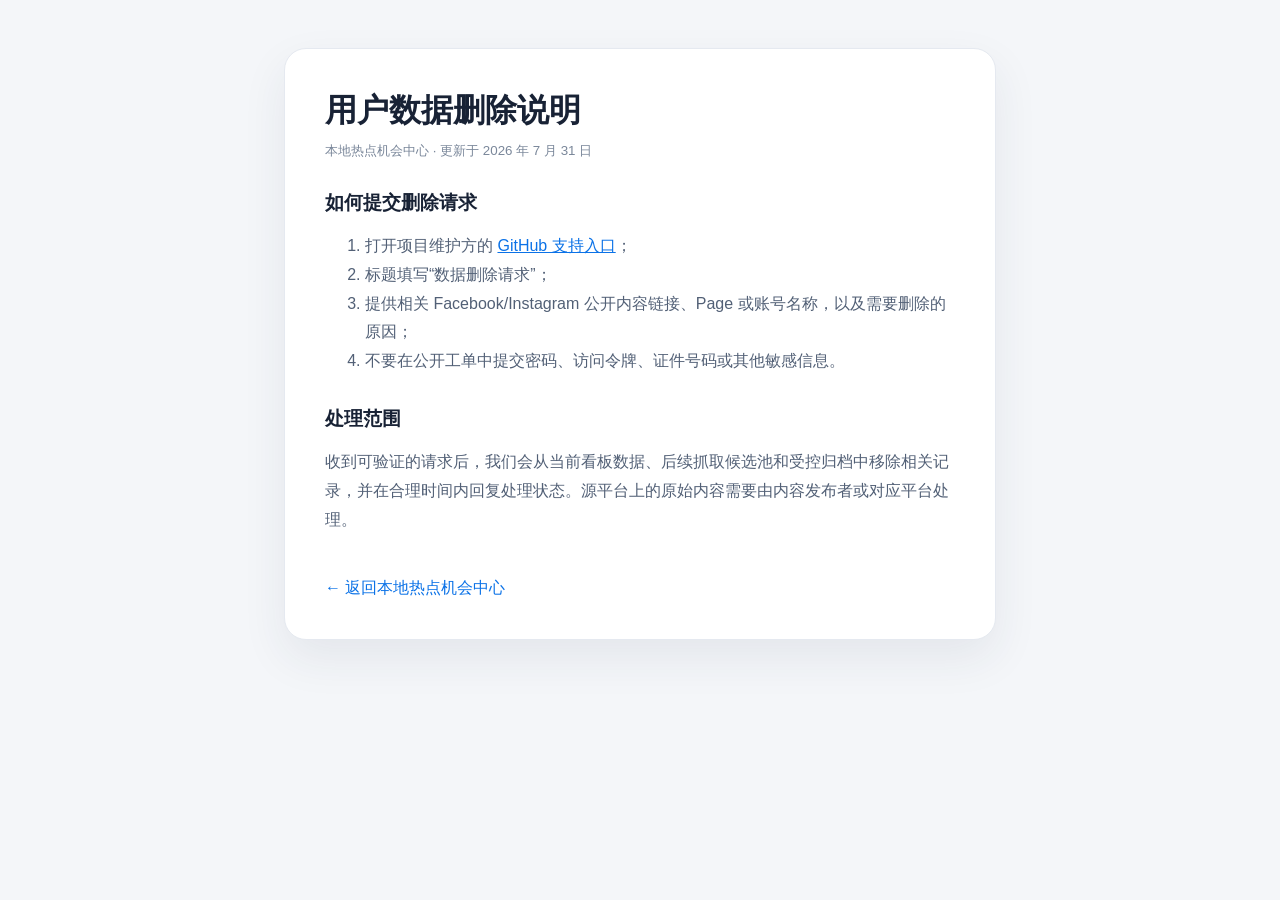
<file: data-deletion.html>
<!doctype html>
<html lang="zh-CN">
<head>
  <meta charset="UTF-8">
  <meta name="viewport" content="width=device-width, initial-scale=1.0">
  <title>数据删除说明 · 本地热点机会中心</title>
  <style>
    :root{font-family:-apple-system,BlinkMacSystemFont,"Segoe UI","PingFang SC","Microsoft YaHei",sans-serif;color:#182235;background:#f4f6f9}*{box-sizing:border-box}body{margin:0}.shell{max-width:760px;margin:48px auto;padding:0 24px}.card{background:#fff;border:1px solid #e5e9f0;border-radius:22px;padding:40px;box-shadow:0 18px 45px rgba(33,48,74,.08)}h1{margin:0 0 8px;font-size:32px}h2{margin:30px 0 10px;font-size:19px}p,li{color:#526076;line-height:1.8}small{color:#7a879a}a{color:#0b72e7}.back{display:inline-block;margin-top:28px;text-decoration:none}@media(max-width:640px){.shell{margin:20px auto;padding:0 14px}.card{padding:26px 22px}}
  </style>
</head>
<body>
  <main class="shell">
    <article class="card">
      <h1>用户数据删除说明</h1>
      <small>本地热点机会中心 · 更新于 2026 年 7 月 31 日</small>
      <h2>如何提交删除请求</h2>
      <ol>
        <li>打开项目维护方的 <a href="https://github.com/global-hotspot-studio/operations-dashboard/issues">GitHub 支持入口</a>；</li>
        <li>标题填写“数据删除请求”；</li>
        <li>提供相关 Facebook/Instagram 公开内容链接、Page 或账号名称，以及需要删除的原因；</li>
        <li>不要在公开工单中提交密码、访问令牌、证件号码或其他敏感信息。</li>
      </ol>
      <h2>处理范围</h2>
      <p>收到可验证的请求后，我们会从当前看板数据、后续抓取候选池和受控归档中移除相关记录，并在合理时间内回复处理状态。源平台上的原始内容需要由内容发布者或对应平台处理。</p>
      <a class="back" href="./index.html">← 返回本地热点机会中心</a>
    </article>
  </main>
</body>
</html>
</file>
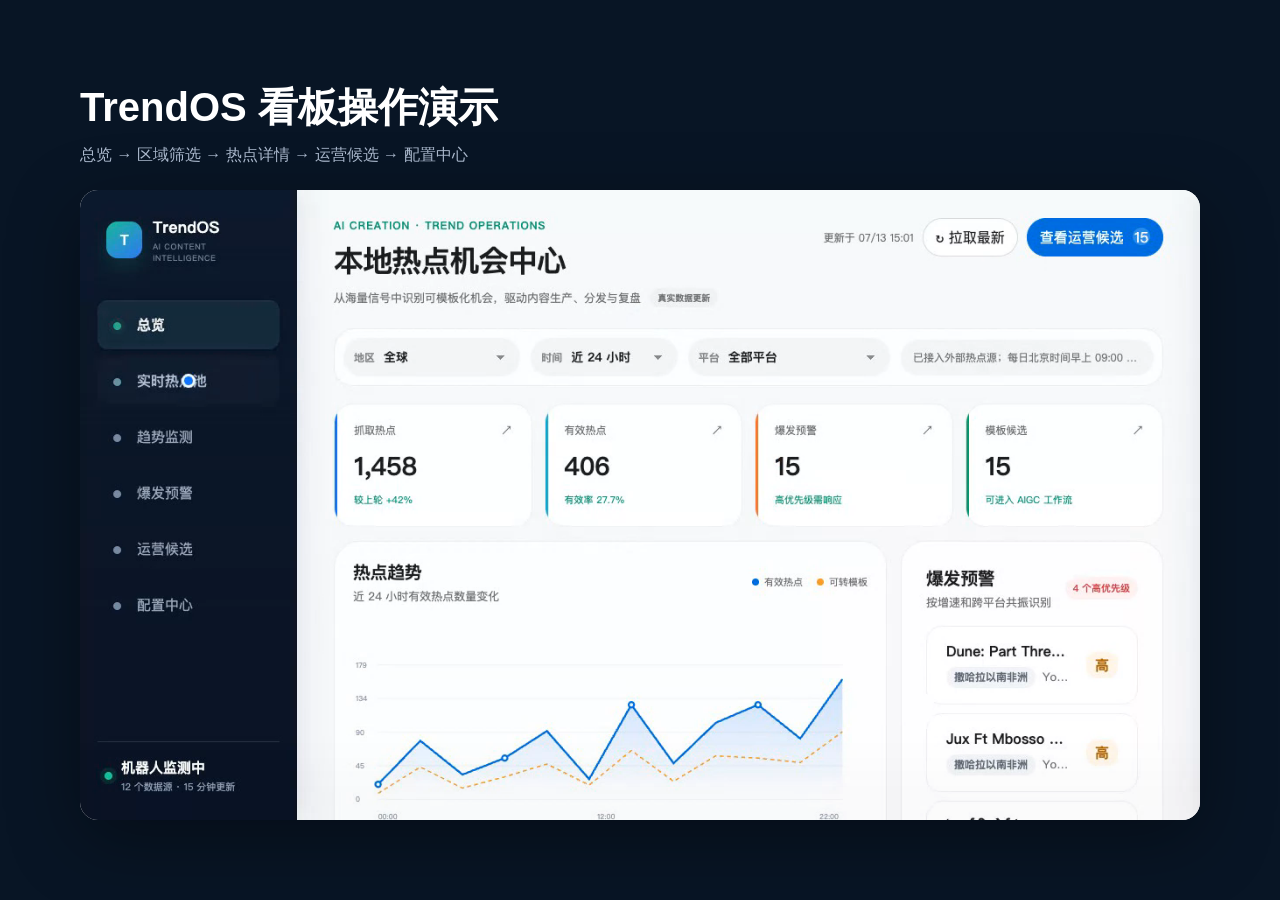
<file: demo.html>
<!doctype html>
<html lang="zh-CN">
  <head>
    <meta charset="utf-8" />
    <meta name="viewport" content="width=device-width, initial-scale=1" />
    <title>本地热点机会中心 · 演示</title>
    <style>
      * { box-sizing: border-box; }
      body { margin: 0; min-height: 100vh; display: grid; place-items: center; background: #081525; color: #fff; font-family: Inter, -apple-system, BlinkMacSystemFont, "PingFang SC", sans-serif; }
      main { width: min(1120px, 92vw); }
      h1 { margin: 0 0 10px; font-size: clamp(24px, 4vw, 40px); }
      p { margin: 0 0 24px; color: #a9b7cb; }
      video { width: 100%; display: block; border-radius: 18px; background: #fff; box-shadow: 0 20px 70px rgba(0,0,0,.36); }
    </style>
  </head>
  <body>
    <main>
      <h1>TrendOS 看板操作演示</h1>
      <p>总览 → 区域筛选 → 热点详情 → 运营候选 → 配置中心</p>
      <video controls autoplay muted playsinline>
        <source src="assets/demo-video/trendos-dashboard-demo.webm" type="video/webm" />
      </video>
    </main>
  </body>
</html>
</file>
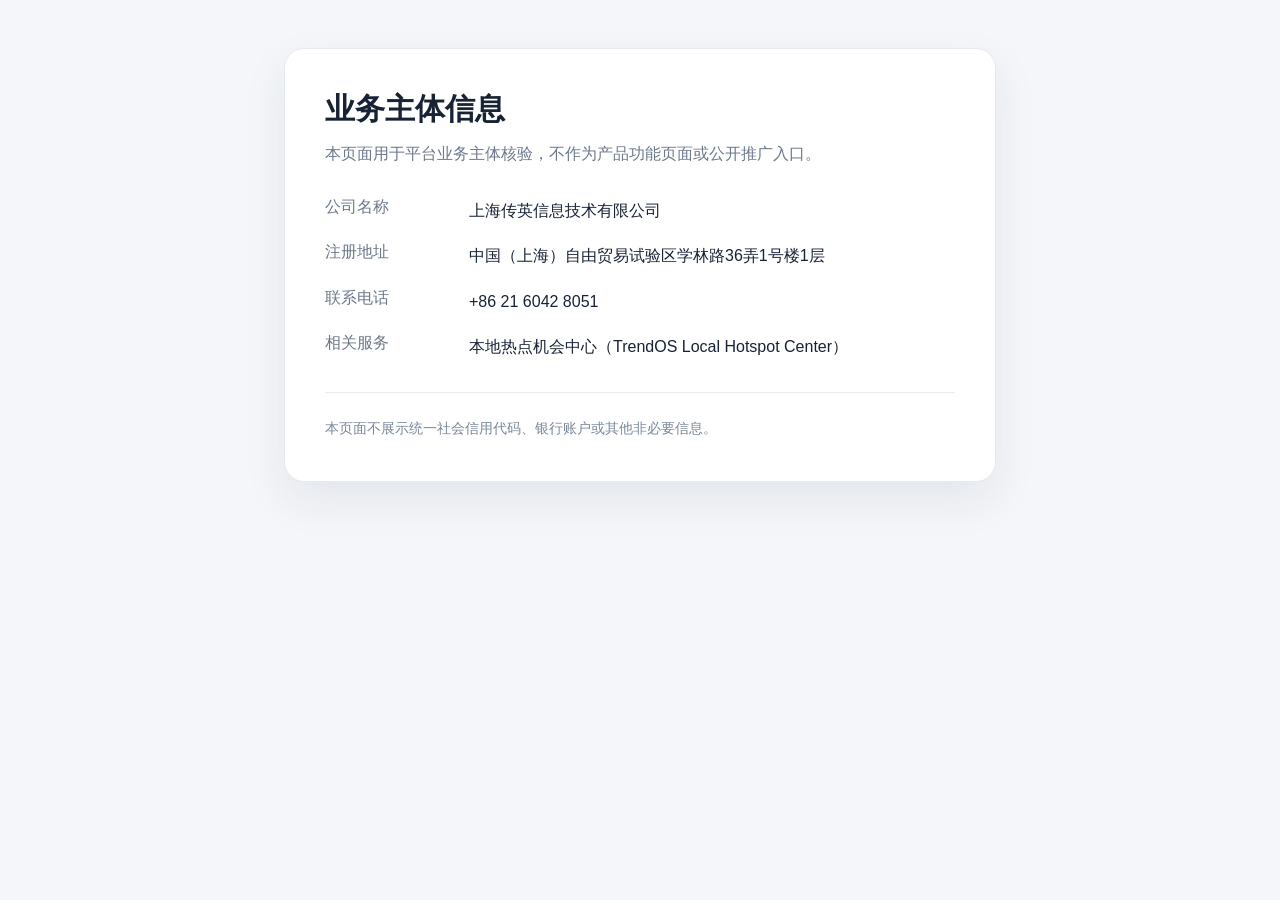
<file: meta-business-verification.html>
<!doctype html>
<html lang="zh-CN">
<head>
  <meta charset="UTF-8">
  <meta name="viewport" content="width=device-width, initial-scale=1.0">
  <meta name="robots" content="noindex,nofollow,noarchive,nosnippet">
  <meta name="googlebot" content="noindex,nofollow,noarchive,nosnippet">
  <title>业务主体信息</title>
  <style>
    :root {
      color-scheme: light;
      font-family: -apple-system, BlinkMacSystemFont, "Segoe UI", "PingFang SC",
        "Hiragino Sans GB", "Microsoft YaHei", sans-serif;
      color: #182235;
      background: #f4f6f9;
    }

    * { box-sizing: border-box; }
    body { margin: 0; }
    main {
      max-width: 760px;
      margin: 48px auto;
      padding: 0 24px;
    }
    article {
      padding: 40px;
      border: 1px solid #e5e9f0;
      border-radius: 20px;
      background: #fff;
      box-shadow: 0 18px 45px rgba(33, 48, 74, .08);
    }
    h1 { margin: 0 0 10px; font-size: 30px; }
    .note { margin: 0 0 30px; color: #6c788b; line-height: 1.7; }
    dl {
      display: grid;
      grid-template-columns: 120px 1fr;
      gap: 18px 24px;
      margin: 0;
    }
    dt { color: #6c788b; }
    dd { margin: 0; line-height: 1.7; }
    footer {
      margin-top: 32px;
      padding-top: 24px;
      border-top: 1px solid #e8ebf0;
      color: #7a879a;
      font-size: 14px;
      line-height: 1.7;
    }
    @media (max-width: 640px) {
      main { margin: 20px auto; padding: 0 14px; }
      article { padding: 28px 22px; }
      dl { grid-template-columns: 1fr; gap: 6px; }
      dd { margin-bottom: 12px; }
    }
  </style>
</head>
<body>
  <main>
    <article>
      <h1>业务主体信息</h1>
      <p class="note">本页面用于平台业务主体核验，不作为产品功能页面或公开推广入口。</p>

      <dl>
        <dt>公司名称</dt>
        <dd>上海传英信息技术有限公司</dd>

        <dt>注册地址</dt>
        <dd>中国（上海）自由贸易试验区学林路36弄1号楼1层</dd>

        <dt>联系电话</dt>
        <dd>+86 21 6042 8051</dd>

        <dt>相关服务</dt>
        <dd>本地热点机会中心（TrendOS Local Hotspot Center）</dd>
      </dl>

      <footer>
        本页面不展示统一社会信用代码、银行账户或其他非必要信息。
      </footer>
    </article>
  </main>
</body>
</html>
</file>
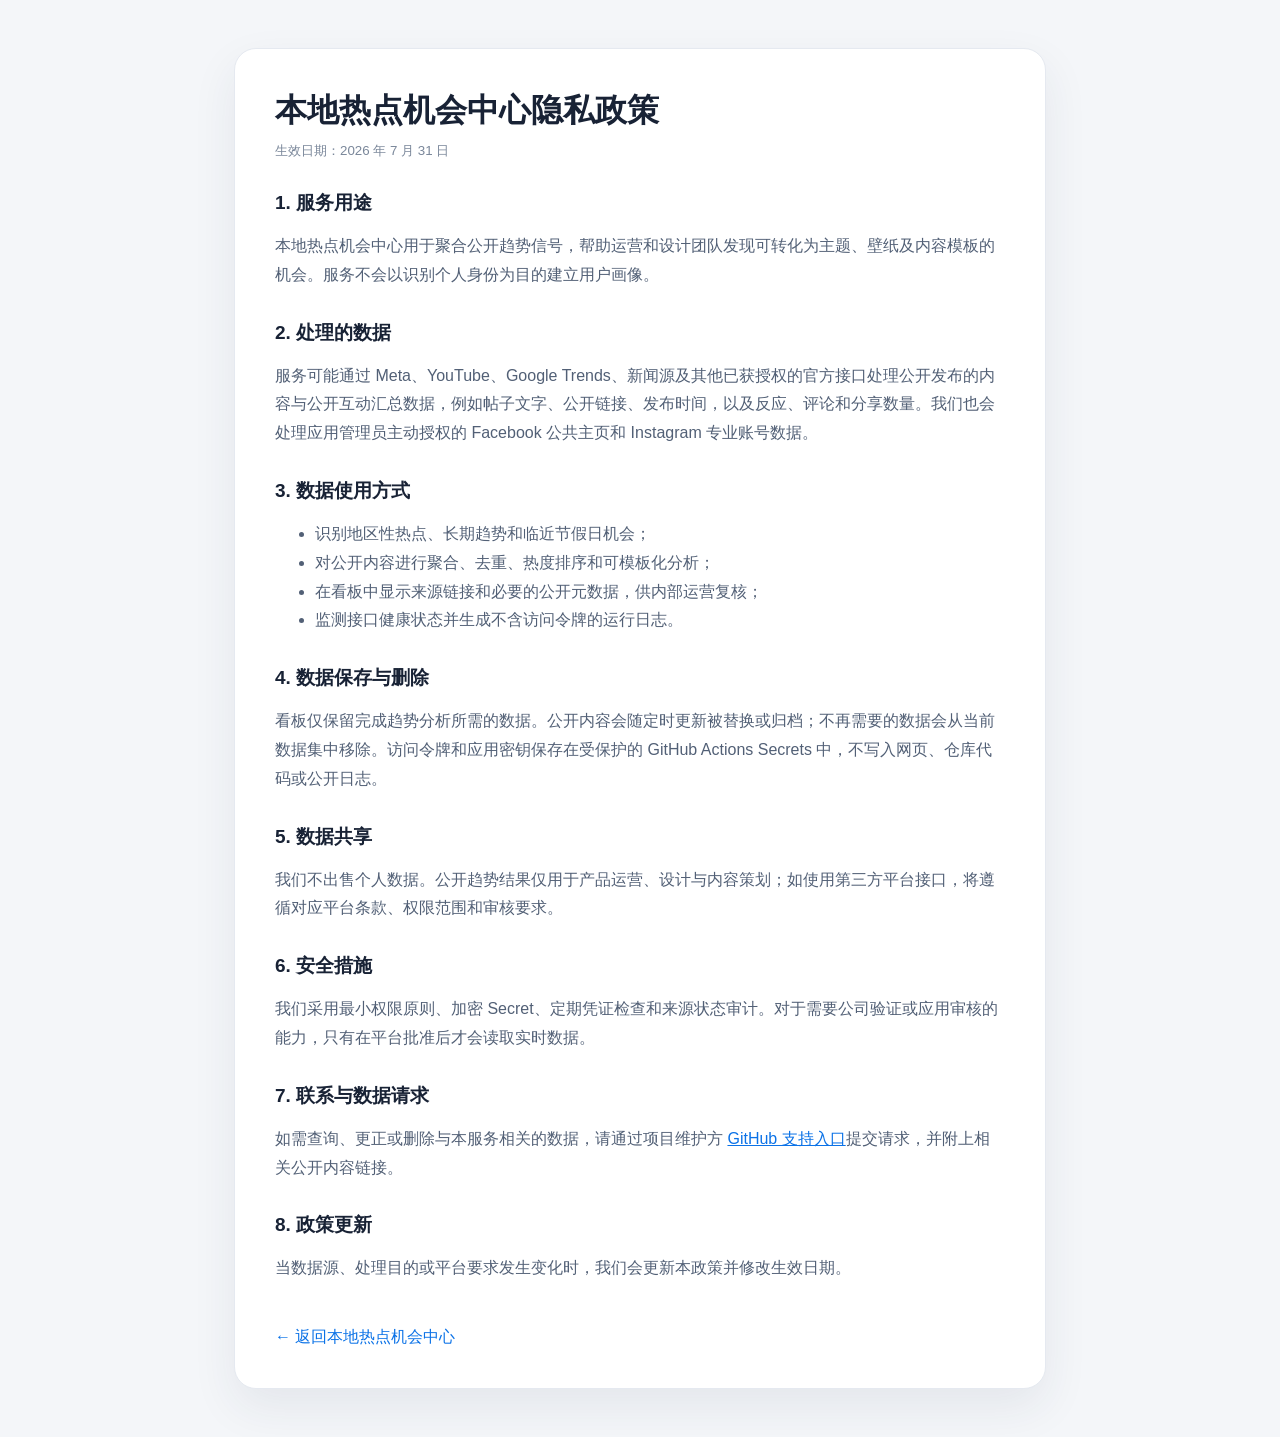
<file: privacy.html>
<!doctype html>
<html lang="zh-CN">
<head>
  <meta charset="UTF-8">
  <meta name="viewport" content="width=device-width, initial-scale=1.0">
  <title>隐私政策 · 本地热点机会中心</title>
  <style>
    :root{color-scheme:light;font-family:-apple-system,BlinkMacSystemFont,"Segoe UI","PingFang SC","Hiragino Sans GB","Microsoft YaHei",sans-serif;color:#182235;background:#f4f6f9}
    *{box-sizing:border-box}body{margin:0}.shell{max-width:860px;margin:48px auto;padding:0 24px}.card{background:#fff;border:1px solid #e5e9f0;border-radius:22px;padding:40px;box-shadow:0 18px 45px rgba(33,48,74,.08)}
    h1{margin:0 0 8px;font-size:32px}h2{margin:30px 0 10px;font-size:19px}p,li{color:#526076;line-height:1.8}small{color:#7a879a}a{color:#0b72e7}.back{display:inline-block;margin-top:28px;text-decoration:none}@media(max-width:640px){.shell{margin:20px auto;padding:0 14px}.card{padding:26px 22px}}
  </style>
</head>
<body>
  <main class="shell">
    <article class="card">
      <h1>本地热点机会中心隐私政策</h1>
      <small>生效日期：2026 年 7 月 31 日</small>

      <h2>1. 服务用途</h2>
      <p>本地热点机会中心用于聚合公开趋势信号，帮助运营和设计团队发现可转化为主题、壁纸及内容模板的机会。服务不会以识别个人身份为目的建立用户画像。</p>

      <h2>2. 处理的数据</h2>
      <p>服务可能通过 Meta、YouTube、Google Trends、新闻源及其他已获授权的官方接口处理公开发布的内容与公开互动汇总数据，例如帖子文字、公开链接、发布时间，以及反应、评论和分享数量。我们也会处理应用管理员主动授权的 Facebook 公共主页和 Instagram 专业账号数据。</p>

      <h2>3. 数据使用方式</h2>
      <ul>
        <li>识别地区性热点、长期趋势和临近节假日机会；</li>
        <li>对公开内容进行聚合、去重、热度排序和可模板化分析；</li>
        <li>在看板中显示来源链接和必要的公开元数据，供内部运营复核；</li>
        <li>监测接口健康状态并生成不含访问令牌的运行日志。</li>
      </ul>

      <h2>4. 数据保存与删除</h2>
      <p>看板仅保留完成趋势分析所需的数据。公开内容会随定时更新被替换或归档；不再需要的数据会从当前数据集中移除。访问令牌和应用密钥保存在受保护的 GitHub Actions Secrets 中，不写入网页、仓库代码或公开日志。</p>

      <h2>5. 数据共享</h2>
      <p>我们不出售个人数据。公开趋势结果仅用于产品运营、设计与内容策划；如使用第三方平台接口，将遵循对应平台条款、权限范围和审核要求。</p>

      <h2>6. 安全措施</h2>
      <p>我们采用最小权限原则、加密 Secret、定期凭证检查和来源状态审计。对于需要公司验证或应用审核的能力，只有在平台批准后才会读取实时数据。</p>

      <h2>7. 联系与数据请求</h2>
      <p>如需查询、更正或删除与本服务相关的数据，请通过项目维护方 <a href="https://github.com/global-hotspot-studio/operations-dashboard/issues">GitHub 支持入口</a>提交请求，并附上相关公开内容链接。</p>

      <h2>8. 政策更新</h2>
      <p>当数据源、处理目的或平台要求发生变化时，我们会更新本政策并修改生效日期。</p>

      <a class="back" href="./index.html">← 返回本地热点机会中心</a>
    </article>
  </main>
</body>
</html>
</file>
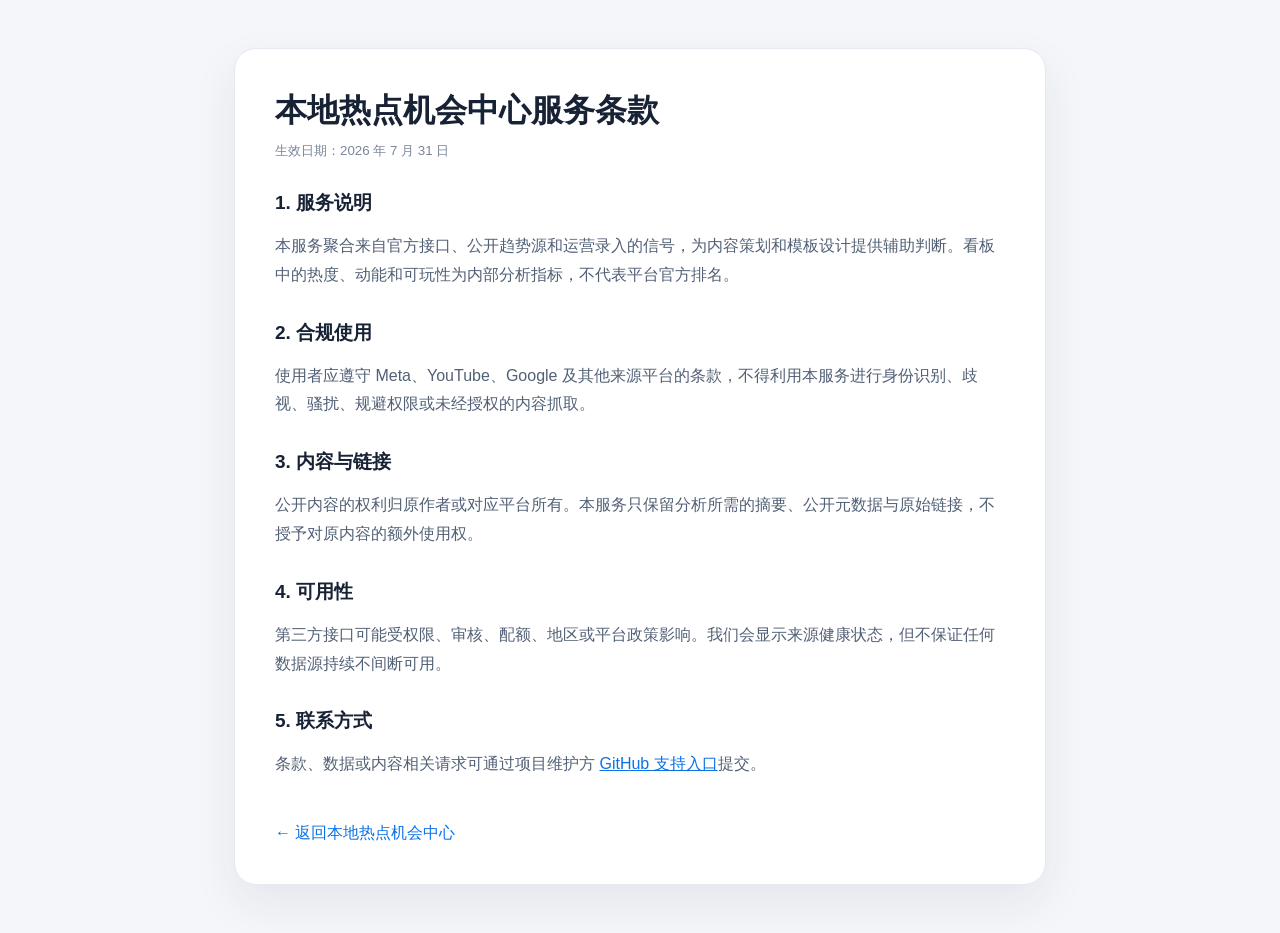
<file: terms.html>
<!doctype html>
<html lang="zh-CN">
<head>
  <meta charset="UTF-8">
  <meta name="viewport" content="width=device-width, initial-scale=1.0">
  <title>服务条款 · 本地热点机会中心</title>
  <style>
    :root{font-family:-apple-system,BlinkMacSystemFont,"Segoe UI","PingFang SC","Microsoft YaHei",sans-serif;color:#182235;background:#f4f6f9}*{box-sizing:border-box}body{margin:0}.shell{max-width:860px;margin:48px auto;padding:0 24px}.card{background:#fff;border:1px solid #e5e9f0;border-radius:22px;padding:40px;box-shadow:0 18px 45px rgba(33,48,74,.08)}h1{margin:0 0 8px;font-size:32px}h2{margin:30px 0 10px;font-size:19px}p,li{color:#526076;line-height:1.8}small{color:#7a879a}a{color:#0b72e7}.back{display:inline-block;margin-top:28px;text-decoration:none}@media(max-width:640px){.shell{margin:20px auto;padding:0 14px}.card{padding:26px 22px}}
  </style>
</head>
<body>
  <main class="shell">
    <article class="card">
      <h1>本地热点机会中心服务条款</h1>
      <small>生效日期：2026 年 7 月 31 日</small>
      <h2>1. 服务说明</h2>
      <p>本服务聚合来自官方接口、公开趋势源和运营录入的信号，为内容策划和模板设计提供辅助判断。看板中的热度、动能和可玩性为内部分析指标，不代表平台官方排名。</p>
      <h2>2. 合规使用</h2>
      <p>使用者应遵守 Meta、YouTube、Google 及其他来源平台的条款，不得利用本服务进行身份识别、歧视、骚扰、规避权限或未经授权的内容抓取。</p>
      <h2>3. 内容与链接</h2>
      <p>公开内容的权利归原作者或对应平台所有。本服务只保留分析所需的摘要、公开元数据与原始链接，不授予对原内容的额外使用权。</p>
      <h2>4. 可用性</h2>
      <p>第三方接口可能受权限、审核、配额、地区或平台政策影响。我们会显示来源健康状态，但不保证任何数据源持续不间断可用。</p>
      <h2>5. 联系方式</h2>
      <p>条款、数据或内容相关请求可通过项目维护方 <a href="https://github.com/global-hotspot-studio/operations-dashboard/issues">GitHub 支持入口</a>提交。</p>
      <a class="back" href="./index.html">← 返回本地热点机会中心</a>
    </article>
  </main>
</body>
</html>
</file>
